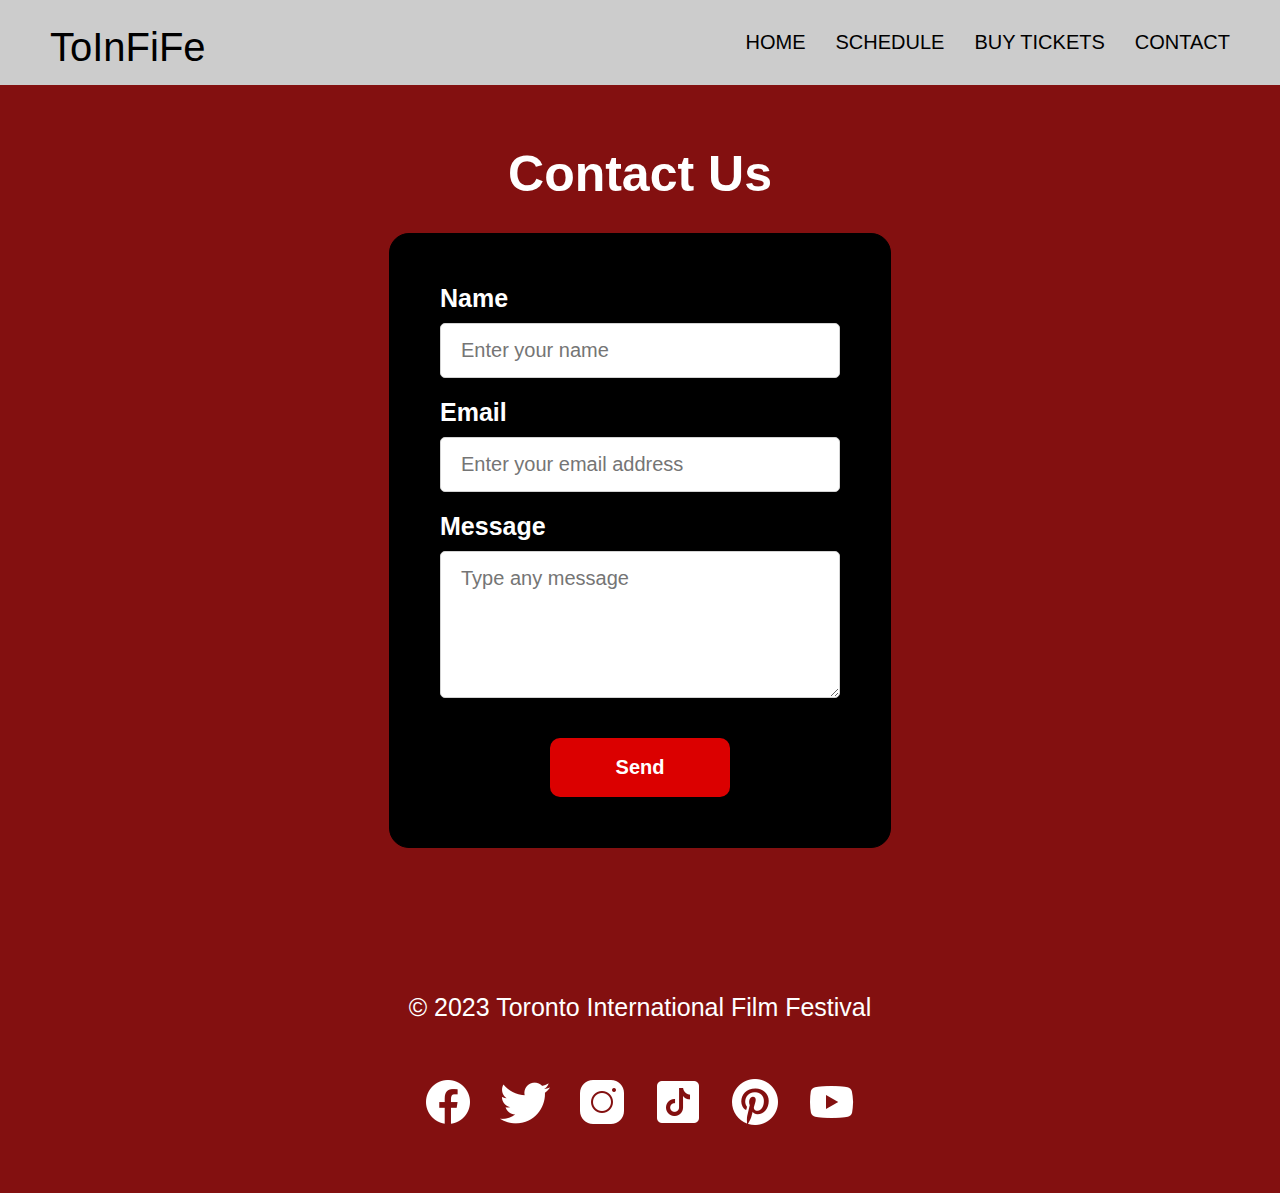
<file: contact.html>
<!DOCTYPE html>
<html lang="en">

<head>
    <meta charset="UTF-8">
    <meta name="viewport" content="width=device-width, initial-scale=1.0">
    <title>Contact Us</title>

    <!-- External stylesheet -->
    <link rel="stylesheet" href="./css/contact.css">

</head>

<body>
    <!-- Navigation section -->
    <header>
        <!-- Logo -->
        <a href="index.html" id="logo">ToInFiFe</a>
  
        <!-- Navigation links -->
        <ul id="navbar">
          <li><a href="index.html">HOME</a></li>
          <li><a href="details.html">SCHEDULE</a></li>
          <li><a href="purchase.html">BUY TICKETS</a></li>
          <li><a href="contact.html">CONTACT</a></li>
        </ul>
    </header>

    <main>
        <h1>Contact Us</h1>

        <!-- Form section -->
        <form id="contact-form">
            <label for="name">Name</label>
            <input type="text" id="name" placeholder="Enter your name" required> 

            <label for="email">Email</label>
            <input type="email" id="email" placeholder="Enter your email address" required>

            <label for="message">Message</label>
            <textarea id="message" rows="5" placeholder="Type any message" required></textarea>

            <button type="submit">Send</button>
        </form>
    </main>


    <!-- Footer Section -->
    <footer>
        <p style="padding-bottom: 30px">
            &copy; 2023 Toronto International Film Festival
        </p>
        <div class="social-media-icons">
            <a href="#"><img src="./assets/images/footer-icons/facebook_icon.png" alt="Facebook" /></a>
            <a href="#"><img src="./assets/images/footer-icons/twitter_icon.png" alt="Twitter" /></a>
            <a href="#"><img src="./assets/images/footer-icons/instagram_icon.png" alt="Instagram" /></a>
            <a href="#"><img src="./assets/images/footer-icons/tiktok_icon.png" alt="Tiktok" /></a>
            <a href="#"><img src="./assets/images/footer-icons/pinterest_icon.png" alt="pinterest" /></a>
            <a href="#"><img src="./assets/images/footer-icons/youtube_icon.png" alt="Youtube" /></a>
        </div>
    </footer>

    <!-- Link to Javascript file -->
    <script src="./js/contact.js"></script>
    <script src="./js/index.js"></script>
</body>

</html>
</file>
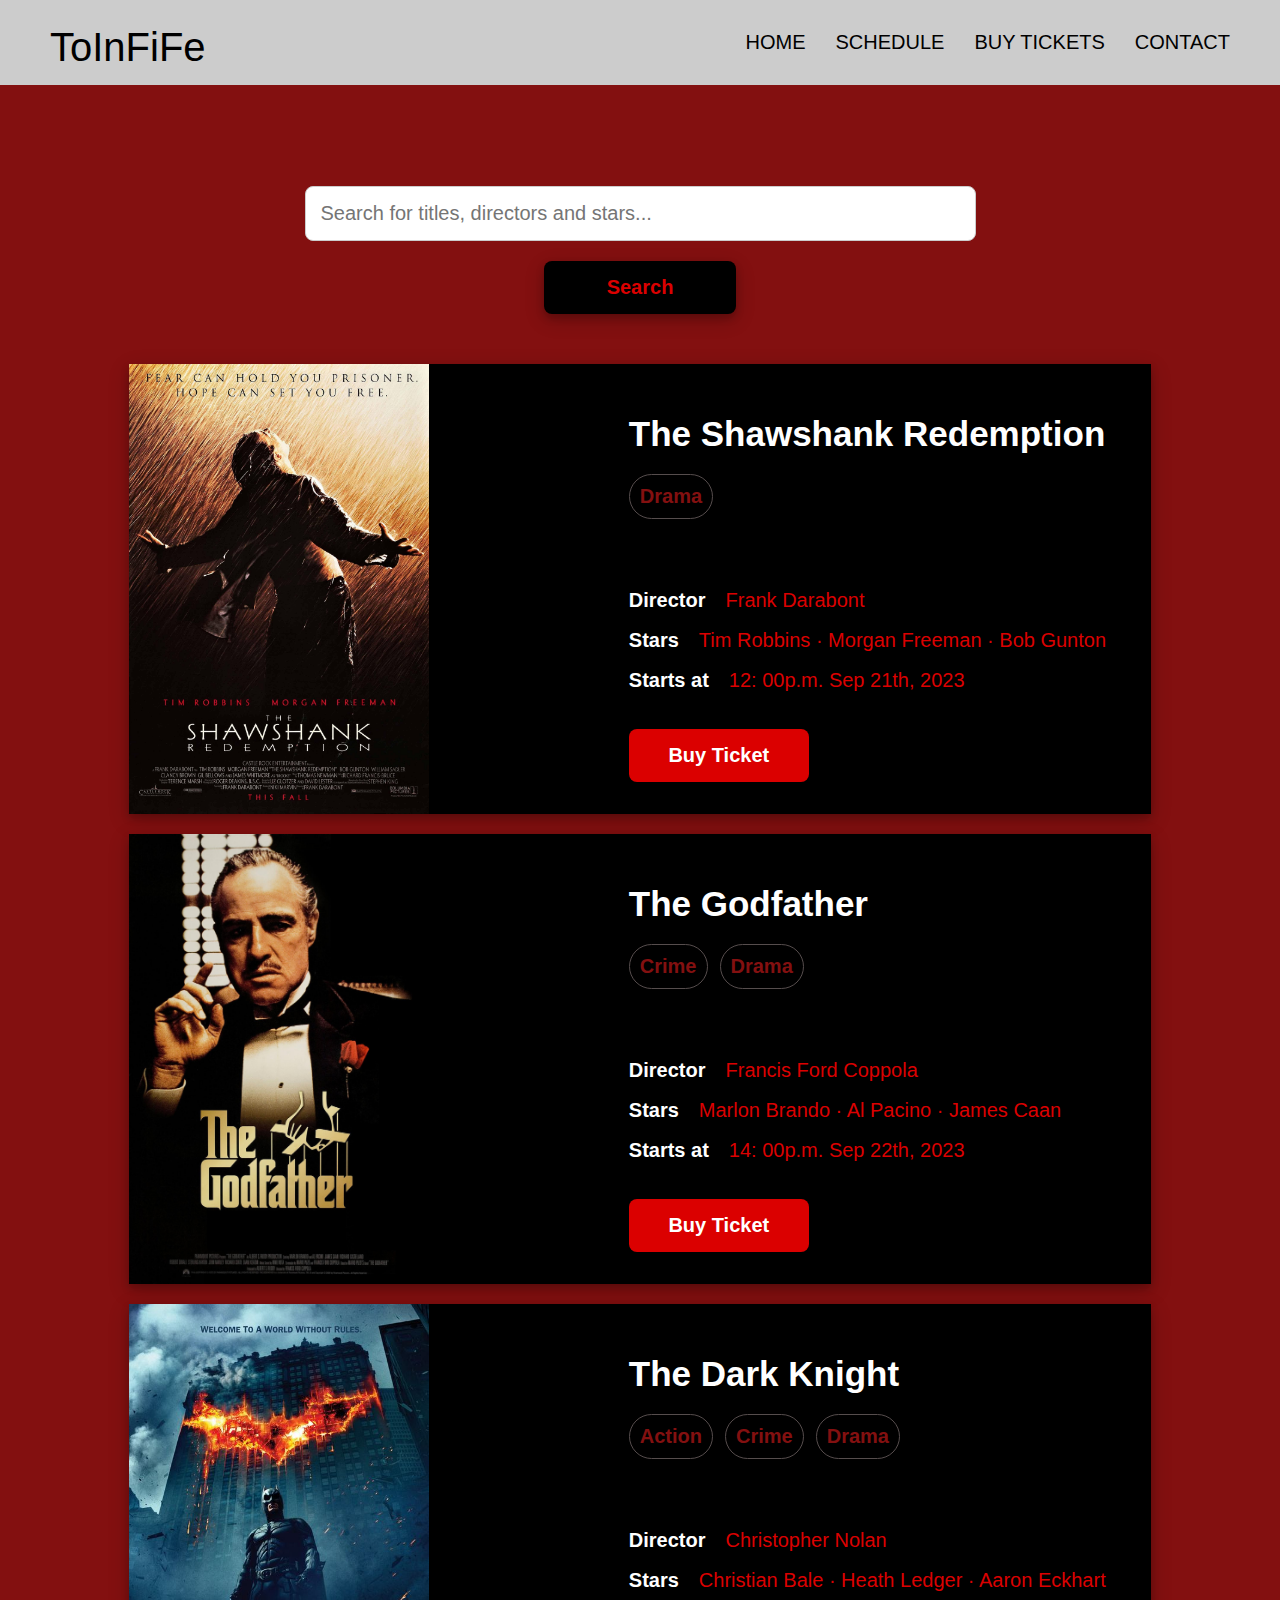
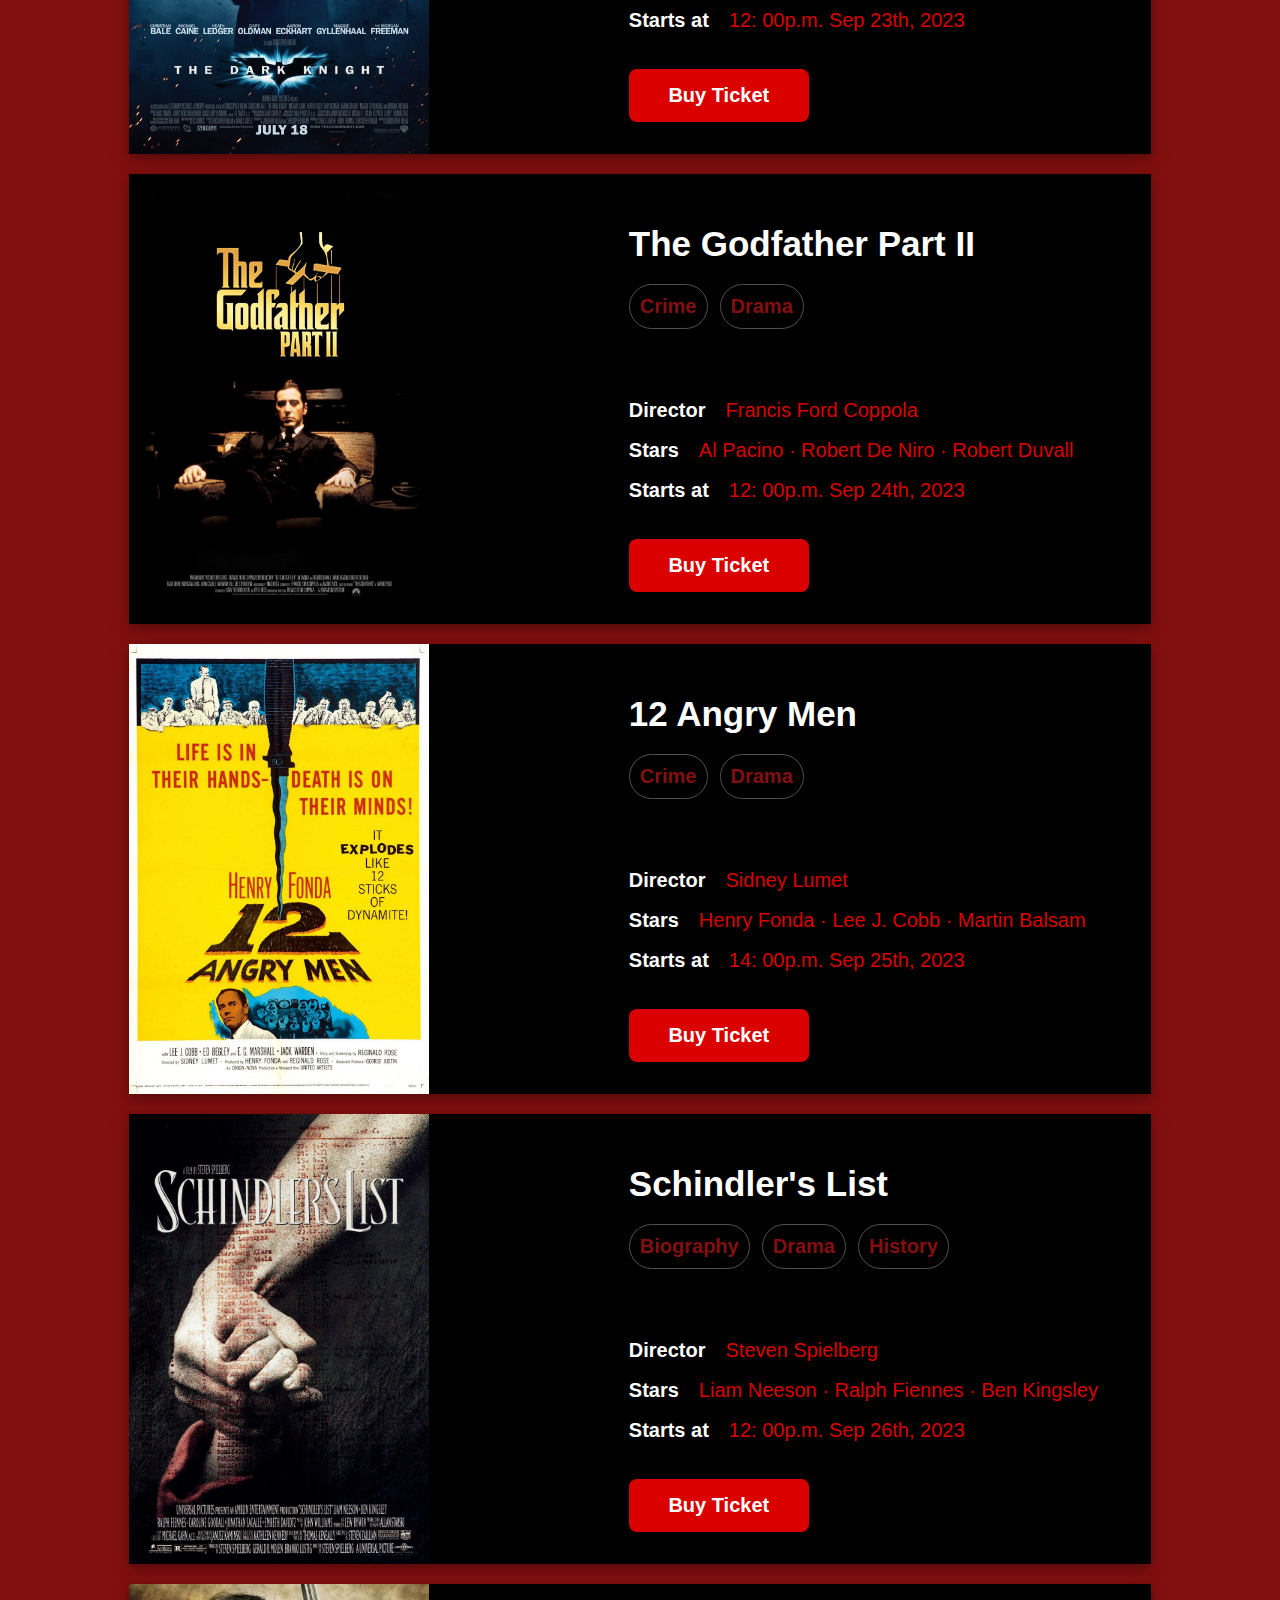
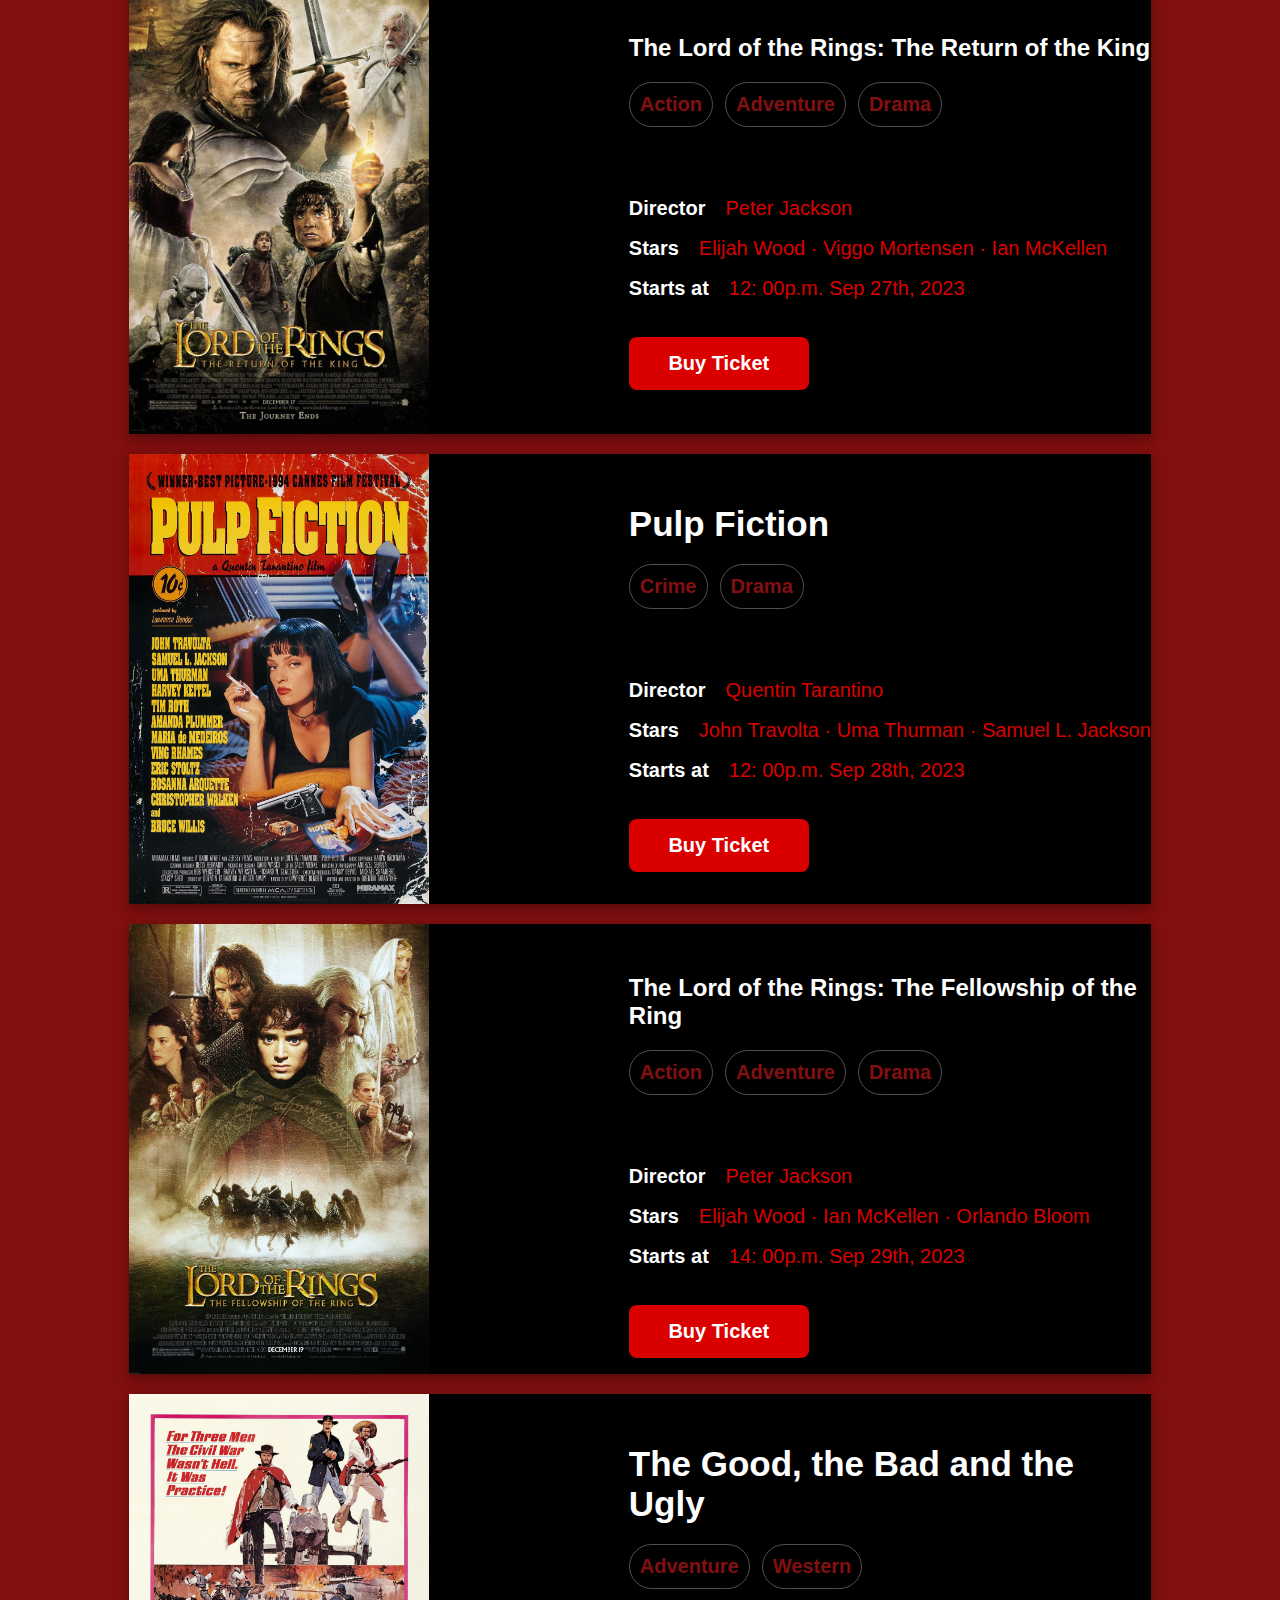
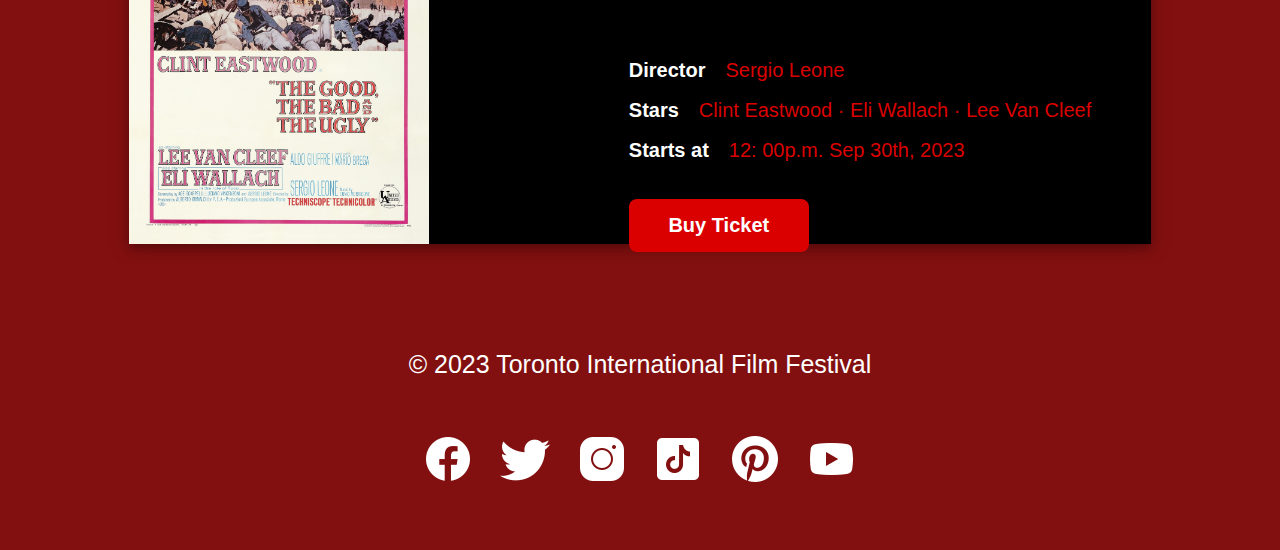
<file: details.html>
<!DOCTYPE html>
<html lang="en">
    <head>
        <meta charset="UTF-8" />
        <meta name="viewport" content="width=device-width, initial-scale=1.0" />
        <link rel="stylesheet" href="./css/purchase.css">
        <link rel="stylesheet" href="./css/details.css" />
        <script src="./js/details.js"></script>
       
        <title>Movie Details</title>
    </head>

    <body>
        <header>
            <!-- Logo -->
            <a href="index.html" id="logo">ToInFiFe</a>

            <!-- Navigation links -->
            <ul id="navbar">
                <li><a href="index.html">HOME</a></li>
                <li><a href="details.html">SCHEDULE</a></li>
                <li><a href="purchase.html">BUY TICKETS</a></li>
                <li><a href="contact.html">CONTACT</a></li>
            </ul>
        </header>

        <main>
            <input
                id="search-input"
                type="text"
                placeholder="Search for titles, directors and stars..."
            />
            <button id="btn-search">Search</button>
            <button id="btn-clear">Clear</button>
            <div id="main-movie"></div>
        </main>

        <!-- Footer Section -->
        <footer>
            <p style="padding-bottom: 30px">
                &copy; 2023 Toronto International Film Festival
            </p>
            <div class="social-media-icons">
                <a href="#"
                    ><img
                        src="./assets/images/footer-icons/facebook_icon.png"
                        alt="Facebook"
                /></a>
                <a href="#"
                    ><img
                        src="./assets/images/footer-icons/twitter_icon.png"
                        alt="Twitter"
                /></a>
                <a href="#"
                    ><img
                        src="./assets/images/footer-icons/instagram_icon.png"
                        alt="Instagram"
                /></a>
                <a href="#"
                    ><img
                        src="./assets/images/footer-icons/tiktok_icon.png"
                        alt="Tiktok"
                /></a>
                <a href="#"
                    ><img
                        src="./assets/images/footer-icons/pinterest_icon.png"
                        alt="pinterest"
                /></a>
                <a href="#"
                    ><img
                        src="./assets/images/footer-icons/youtube_icon.png"
                        alt="Youtube"
                /></a>
            </div>
        </footer>

        <script src="./js/index.js"></script>
    </body>
</html>
</file>
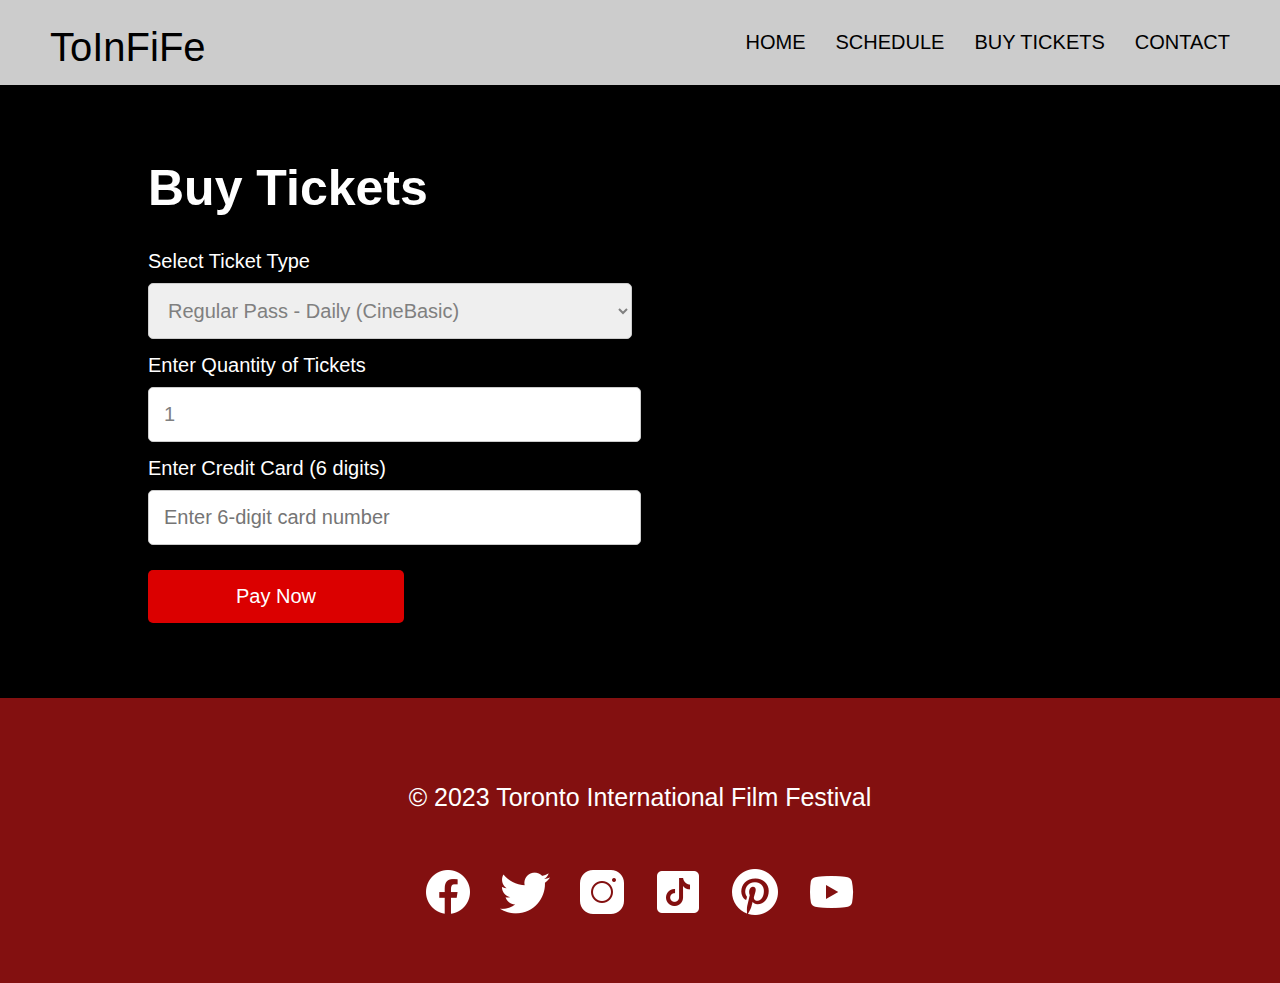
<file: purchase.html>
<!DOCTYPE html>
<html lang="en">

<head>
  <meta charset="UTF-8" />
  <meta name="viewport" content="width=device-width, initial-scale=1.0" />
  <link rel="stylesheet" href="./css/purchase.css" />
  <title>Buy Tickets</title>
</head>

<body>
  <header>
    <a href="index.html" id="logo">ToInFiFe</a>

    <ul id="navbar">
      <li><a href="index.html">HOME</a></li>
      <li><a href="details.html">SCHEDULE</a></li>
      <li><a href="purchase.html">BUY TICKETS</a></li>
      <li><a href="contact.html">CONTACT</a></li>
    </ul>
  </header>

  <main>
    <div id="container">
      <form id="purchase-form">
        <h1>Buy Tickets</h1>
        <label for="ticket-type">Select Ticket Type</label>
        <select id="ticket-type">
          <option value="regular-daily">Regular Pass - Daily (CineBasic)</option>
          <option value="regular-4day">Regular Pass - 4-Day Pass (CineBasic)</option>
          <option value="premium-daily">Premium Pass - Daily (CineElite)</option>
          <option value="premium-4day">Premium Pass - 4-Day Pass (CineElite)</option>
        </select>

        <label for="quantity">Enter Quantity of Tickets</label>
        <input type="number" id="quantity" value="1" />
        <label for="credit-card">Enter Credit Card (6 digits)</label>
        <input type="text" id="credit-card" placeholder="Enter 6-digit card number" />
        <button type="button" id="pay-button">Pay Now</button>
      </form>

      <div id="order-summary" style="display: none;"></div>
      <div id="purchase-history" style="display: none;">
        <ul id="purchase-list">
        </ul>
      </div>
    </div>
    </div>

  </main>

  <footer>
    <p style="padding-bottom: 30px">
      &copy; 2023 Toronto International Film Festival
    </p>
    <div class="social-media-icons">
      <a href="#"><img src="./assets/images/footer-icons/facebook_icon.png" alt="Facebook" /></a>
      <a href="#"><img src="./assets/images/footer-icons/twitter_icon.png" alt="Twitter" /></a>
      <a href="#"><img src="./assets/images/footer-icons/instagram_icon.png" alt="Instagram" /></a>
      <a href="#"><img src="./assets/images/footer-icons/tiktok_icon.png" alt="Tiktok" /></a>
      <a href="#"><img src="./assets/images/footer-icons/pinterest_icon.png" alt="pinterest" /></a>
      <a href="#"><img src="./assets/images/footer-icons/youtube_icon.png" alt="Youtube" /></a>
    </div>
  </footer>

  <script src="./js/purchase.js"></script>
</body>

</html>
</file>
<file: css/contact.css>
/* style header */

body {
  font-family: Arial, sans-serif;
  margin: 0;
  padding: 0;
}

header {
  background-color: #ccc;
  display: flex;
  justify-content: space-between;
  padding: 15px 0;
  z-index: 1;
}

#logo {
  font-size: 40px;
  padding-left: 50px;
  padding-top: 10px;
  text-decoration: none;
  color: black;
}

#navbar {
  display: flex;
  flex-direction: row;
  justify-content: center;
  align-items: center;
  padding-right: 50px;
  gap: 30px;
  list-style-type: none;
}

#navbar a {
  text-decoration: none;
  color: black;
  font-size: 20px;
}

#navbar a:hover {
  color: #db0000;
}

/* The sticky class is added to the navbar with JS when it reaches its scroll position */
/* It makes the navbar sticky */
.sticky {
  position: sticky;
  top: 0;
  width: 100%;
  background-color: #cccccc;
}

/* style main section */
main {
  /* margin: 0; */
  background-color: #831010;
  font-size: 25px;
  padding: 30px 0 60px 0;
}

h1 {
    text-align: center;
    font-size: 50px;
    color: white;
    padding: 30px;
    margin: 0;
  }

/* style a form */
form {
  background-color: black;
  display: flex;
  flex-direction: column;
  max-width: 400px;
  margin: 0 auto;
  border: 1px solid black;
  border-radius: 20px;
  padding: 50px;
  gap: 5px;
}

label {
  margin-bottom: 5px;
  font-weight: bold;
      color: white;
}

input,
textarea {
  color: black;
  font-size: 20px;
  border-radius: 5px;
  padding: 15px 20px;
  margin-bottom: 15px;
  font-family: Arial, sans-serif;
  border: 1px solid lightgray;
}

button {
  background-color: #db0000;
  color: #fff;
  font-size: 20px;
  font-weight: bold;
  border: none;
  border-radius: 10px;
  width: 180px;
  padding: 18px 20px;
  margin: 20px auto 0px auto;

  cursor: pointer;
}

button:hover {
  background-color: #831010;
}

/* style footer section */
footer {
  background-color: #831010;
  color: #fff;
  padding: 60px 0;
  text-align: center;
  font-size: 25px;
}

.social-media-icons {
  text-align: center;
}

.social-media-icons > a {
  text-decoration: none;
  padding: 15px 10px;
}
</file>
<file: css/purchase.css>
/* style header */

body {
  font-family: Arial, sans-serif;
  margin: 0;
  padding: 0;
}

header {
  background-color: #cccccc;
  display: flex;
  justify-content: space-between;
  padding: 15px 0;
  z-index: 1;
}

#logo {
  font-size: 40px;
  padding-left: 50px;
  padding-top: 10px;
  text-decoration: none;
  color: black;
}

#navbar {
  display: flex;
  flex-direction: row;
  justify-content: center;
  align-items: center;
  padding-right: 50px;
  gap: 30px;
  list-style-type: none;
}

#navbar a {
  text-decoration: none;
  color: black;
  font-size: 20px;
}

#navbar a:hover {
  color: #db0000;
}

/* For making navbar sticky */
/* The sticky class is added to the navbar with JS when it reaches its scroll position */
/* It makes the navbar sticky */
.sticky {
  position: sticky;
  top: 0;
  width: 100%;
  background-color: #cccccc;
}


/* style main section */

main {
  background-color: black;
}

h1 {
  text-align: left;
  font-size: 50px;
  color: white;
}

#container {
  display: flex;
  flex-direction: row;
  align-items: center;
  margin-left: 10%;
  background-color: black;
  padding: 20px 20px 25px 20px;
  color: white;
}

form {
  width: 40vw;
  display: flex;
  flex-direction: column;
  padding: 20px 0 50px 0;
  border-radius: 5px;
}

label {
  color: white;
  margin-bottom: 10px;
  font-size: 20px;
}

select {
  width: 94.5%;
  padding: 15px;
  margin-bottom: 15px;
  border: 1px solid #ccc;
  border-radius: 5px;
  font-size: 20px;
  color: gray;
}

input[type="number"],
input[type="text"] {
  width: 90%;
  padding: 15px;
  margin-bottom: 15px;
  border: 1px solid #ccc;
  border-radius: 5px;
  font-size: 20px;
  color: gray;
}

button {
  width: 50%;
  padding: 15px;
  margin-top: 2%;
  background-color: #db0000;
  color: #fff;
  border: none;
  border-radius: 5px;
  cursor: pointer;
  font-size: 20px;
}

button:hover {
  background-color: #831010;
}

#order-summary {
  width: 15vw;
  height: 24vh;
  padding: 20px;
  border-radius: 5px;
  border: 1px solid #564d4d;
}

#order-summary h2 {
  font-size: 30px;
  margin-bottom: 15px;
  text-align: center;
}

#order-summary p {
  font-size: 20px;
  margin: 5px 0;
  text-align: center;
}

#purchase-history {
  margin-left: 3%;
  width: 30vw;
  overflow: auto;
  max-height: 300px;
  border: 1px solid #564d4d;
}

#purchase-history h2 {
  font-size: 30px;
  margin-bottom: 15px;
  text-align: center;
}

#purchase-history p {
  font-size: 20px;
  margin: 5px 0;
}

/* style footer section */
footer {
  background-color: #831010;
  color: #fff;
  padding: 60px 0;
  text-align: center;
  font-size: 25px;
}

.social-media-icons {
  text-align: center;
}

.social-media-icons>a {
  text-decoration: none;
  padding: 20px 10px;
}
</file>
<file: css/details.css>
main {
    background-color: #831010;
    border: 1px solid #831010;
    color: white;
    font-family: Arial, Helvetica, sans-serif;
    font-size: 20px;
}


/* search section in main */
main>#search-input {
    display: block;
    width: 50%;

    margin-left: auto;
    margin-right: auto;
    margin-top: 100px;
    margin-bottom: 20px;

    border-radius: 8px;
}

main>#btn-search {
    width: 15%;

    margin-left: auto;
    margin-right: auto;
    margin-top: 20px;
    margin-bottom: 50px;
    padding: 15px 20px;
    background-color: black;
    color: #db0000;

    font-weight: bold;

    border-radius: 8px;
    box-shadow: 0 4px 8px 0 rgba(0, 0, 0, 0.2), 0 6px 20px 0 rgba(0, 0, 0, 0.19);
}

main>#btn-clear {
    width: 15%;
    margin-left: auto;
    margin-right: auto;
    margin-top: 20px;
    margin-bottom: 50px;
    background-color: white;
    color: black;
    font-weight: bold;
    padding: 15px 20px;
    border-radius: 8px;
    box-shadow: 0 4px 8px 0 rgba(0, 0, 0, 0.2), 0 6px 20px 0 rgba(0, 0, 0, 0.19);
}


/* search result section in main */
#main-movie {
    width: 80%;
    margin: 0 auto;
}

.row {
    background-color: black;
    box-shadow: 0 4px 8px 0 rgba(0, 0, 0, 0.2), 0 6px 20px 0 rgba(0, 0, 0, 0.19);
    display: flex;
    gap: 200px;
    margin-bottom: 20px;
    height: 450px;
}


/* left-col */
.row>img {
    width: 300px;
    height: 450px;
}


/* right-col */
.right-col {
    display: flex;
    flex-direction: column;
}

.right-col>#movie-title {

    font-weight: bold;

    margin-top: 50px;
    margin-bottom: 0px;
}


/* genre */
.right-col>p[class="genre"] {
    margin-bottom: 50px;
    display: flex;
    gap: 12px;
}

.right-col>p[class="genre"]>span {
    border: 1px solid #564d4d;
    border-radius: 30px;
    padding: 10px;

    color: #831010;

    font-weight: bold;
}


/* cast */
.right-col>div[class="cast-date"] {
    display: flex;
    gap: 20px;
    height: 40px;
}

.cast-date>.title {
    font-weight: 550;
}

.cast-date>.content {
    font-weight: 500;
    color: #db0000;
}


/* buy-ticket-link */
.buy-ticket-link {
    background-color: #db0000;
    color: white;

    text-decoration: none;
    text-align: center;
    font-weight: bold;

    border-radius: 8px;

    padding: 15px;
    margin-top: 40px;
    width: 150px;
}
</file>
